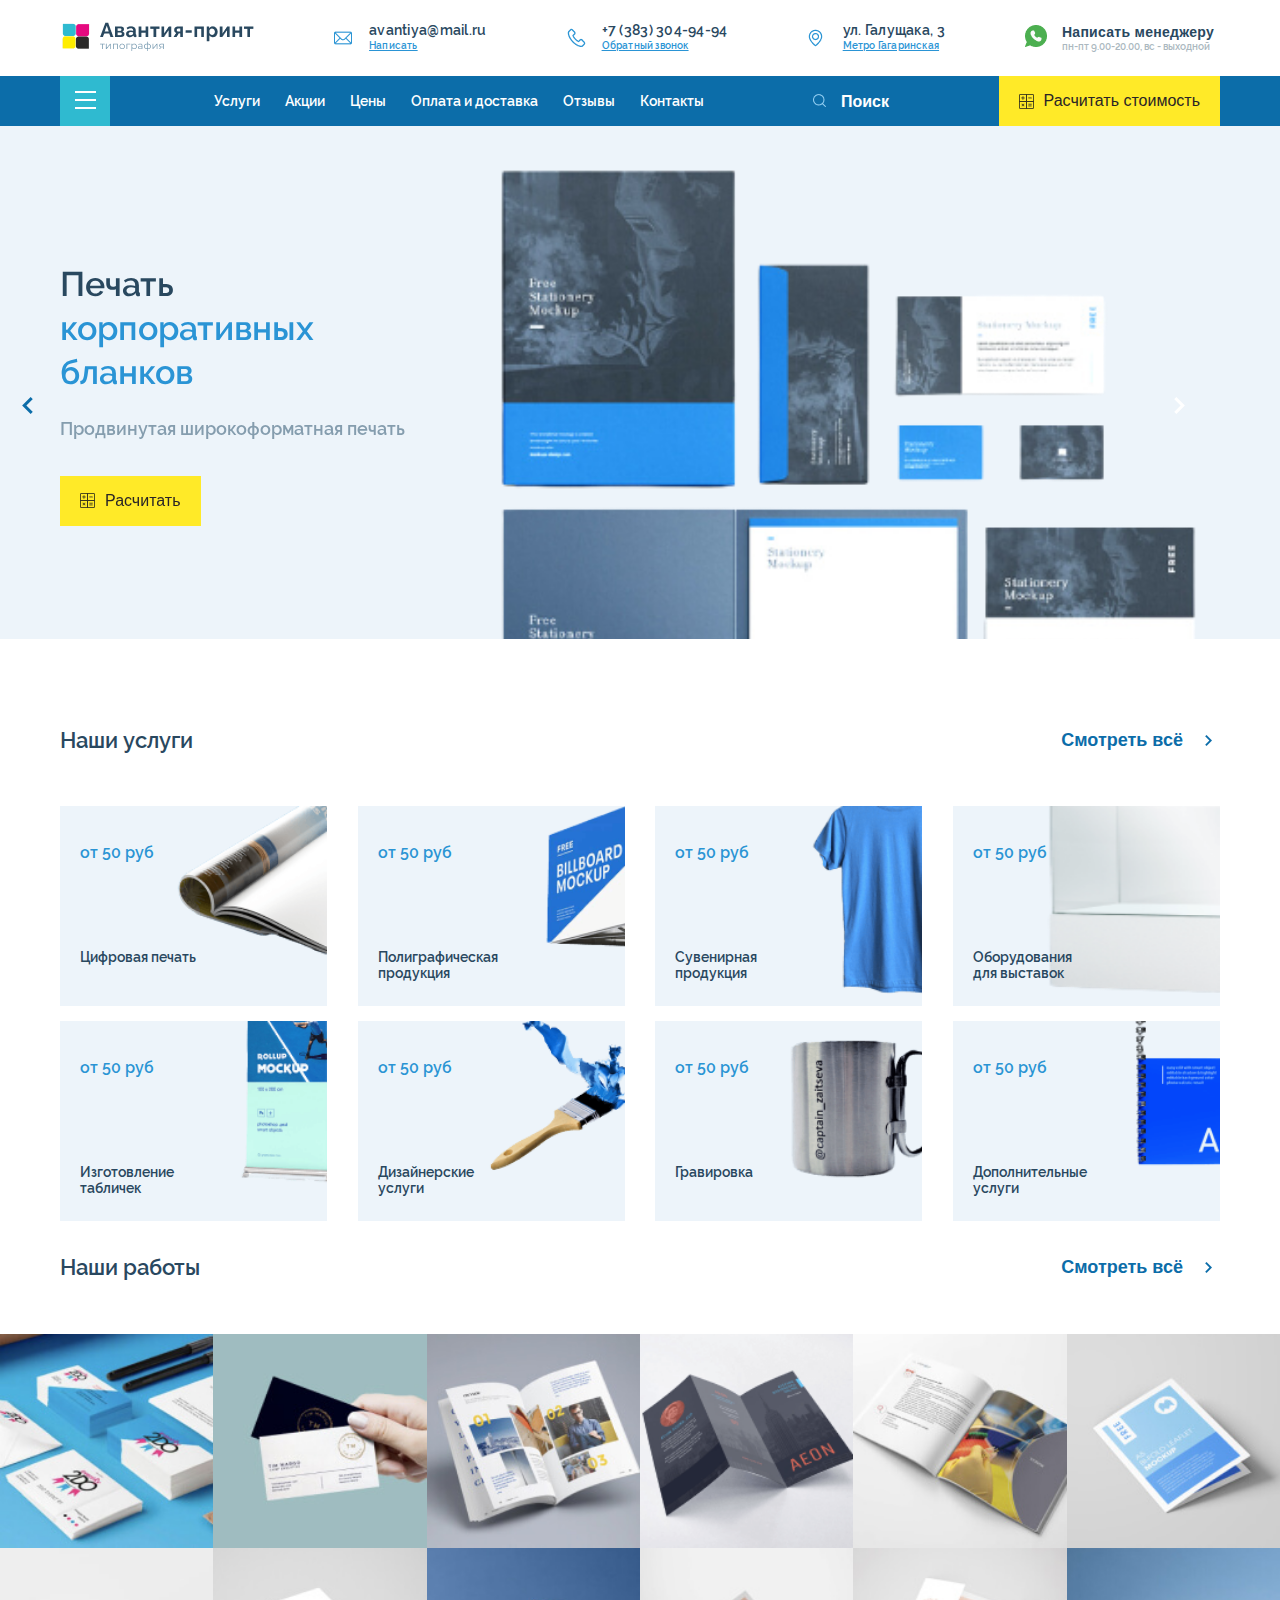
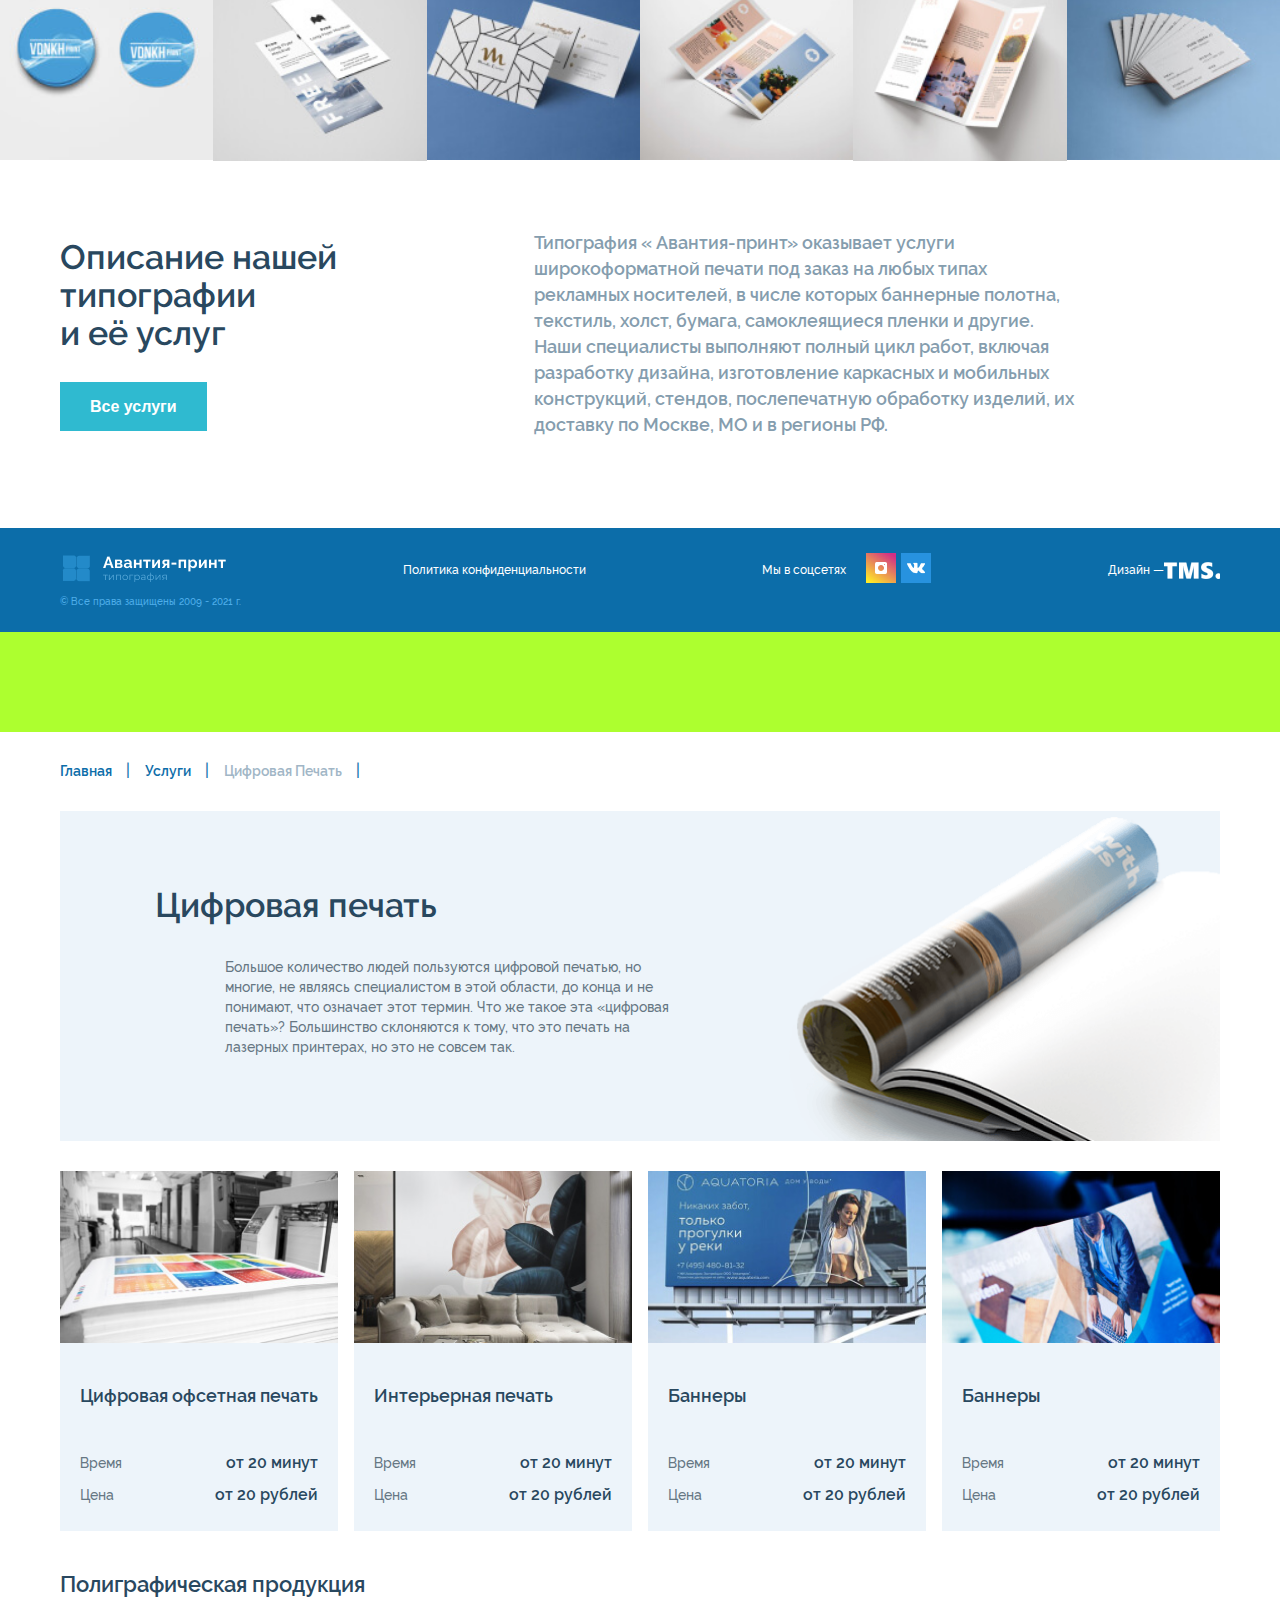
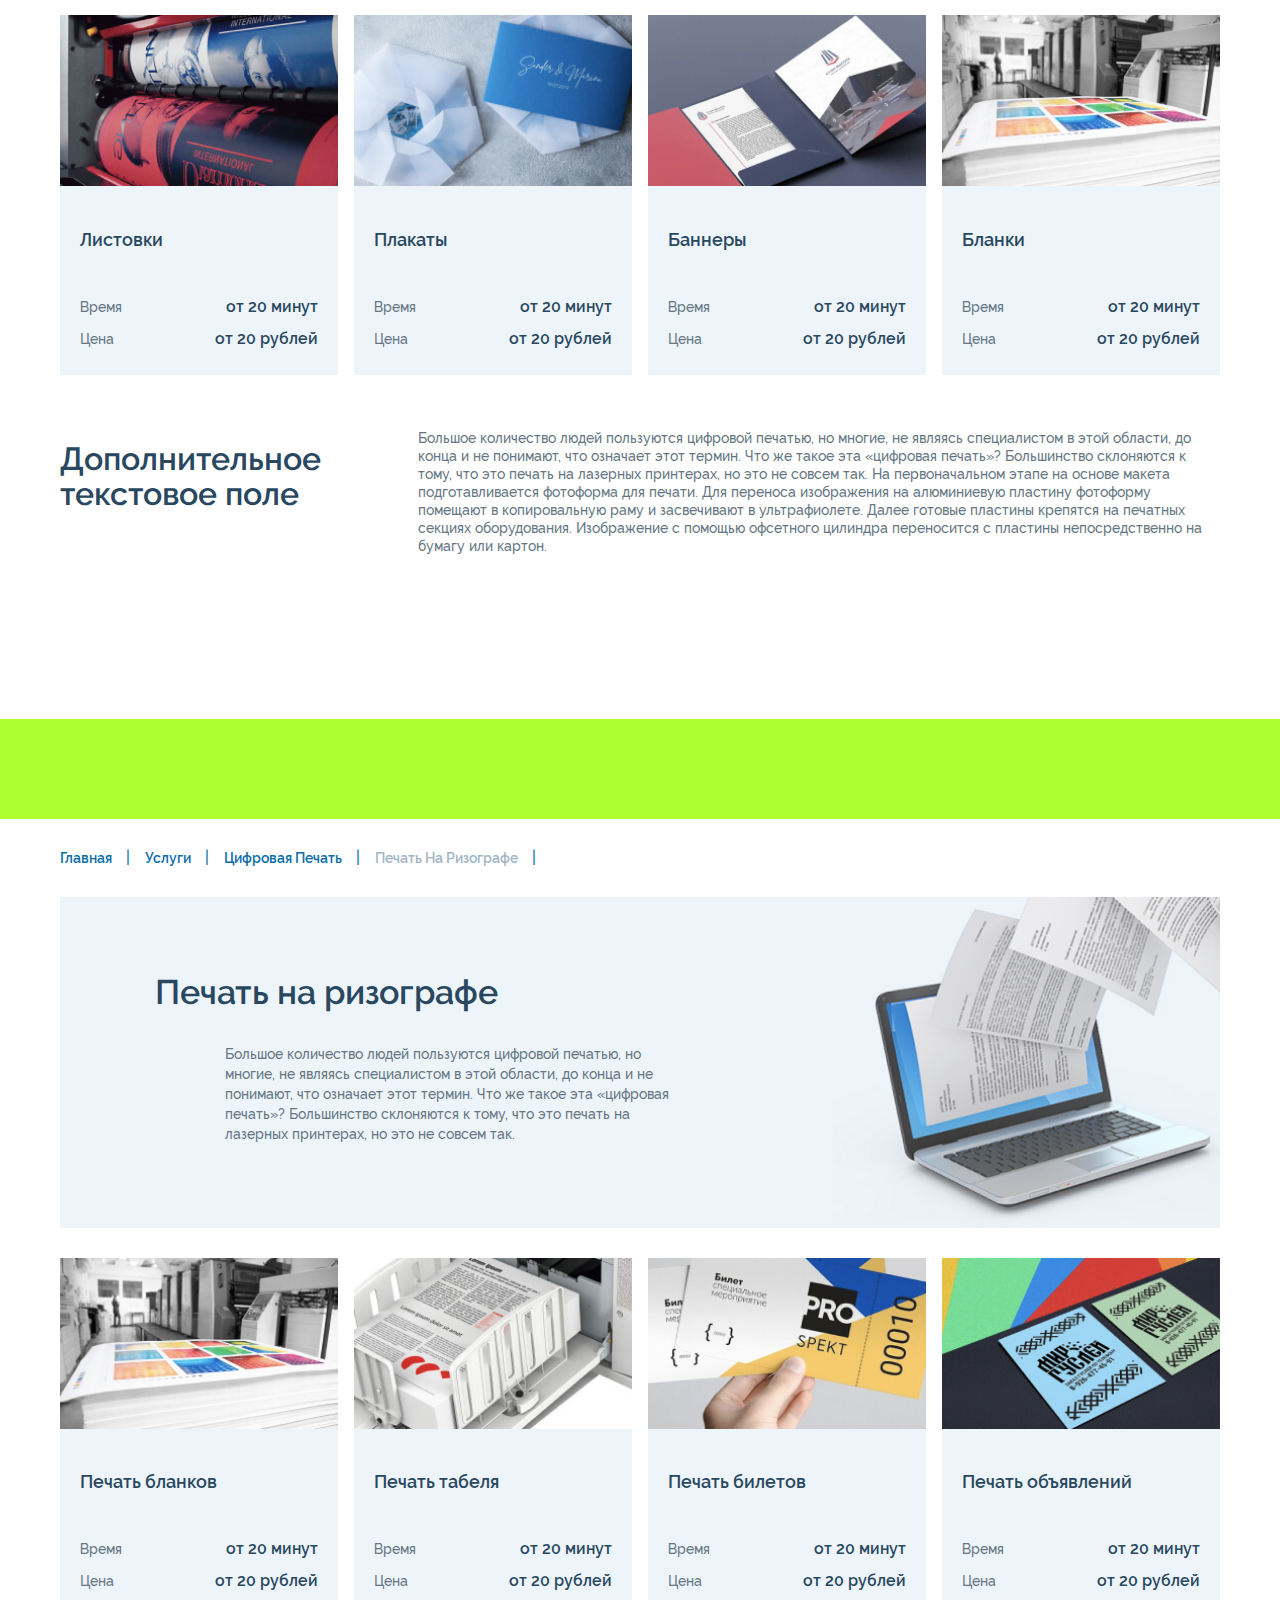
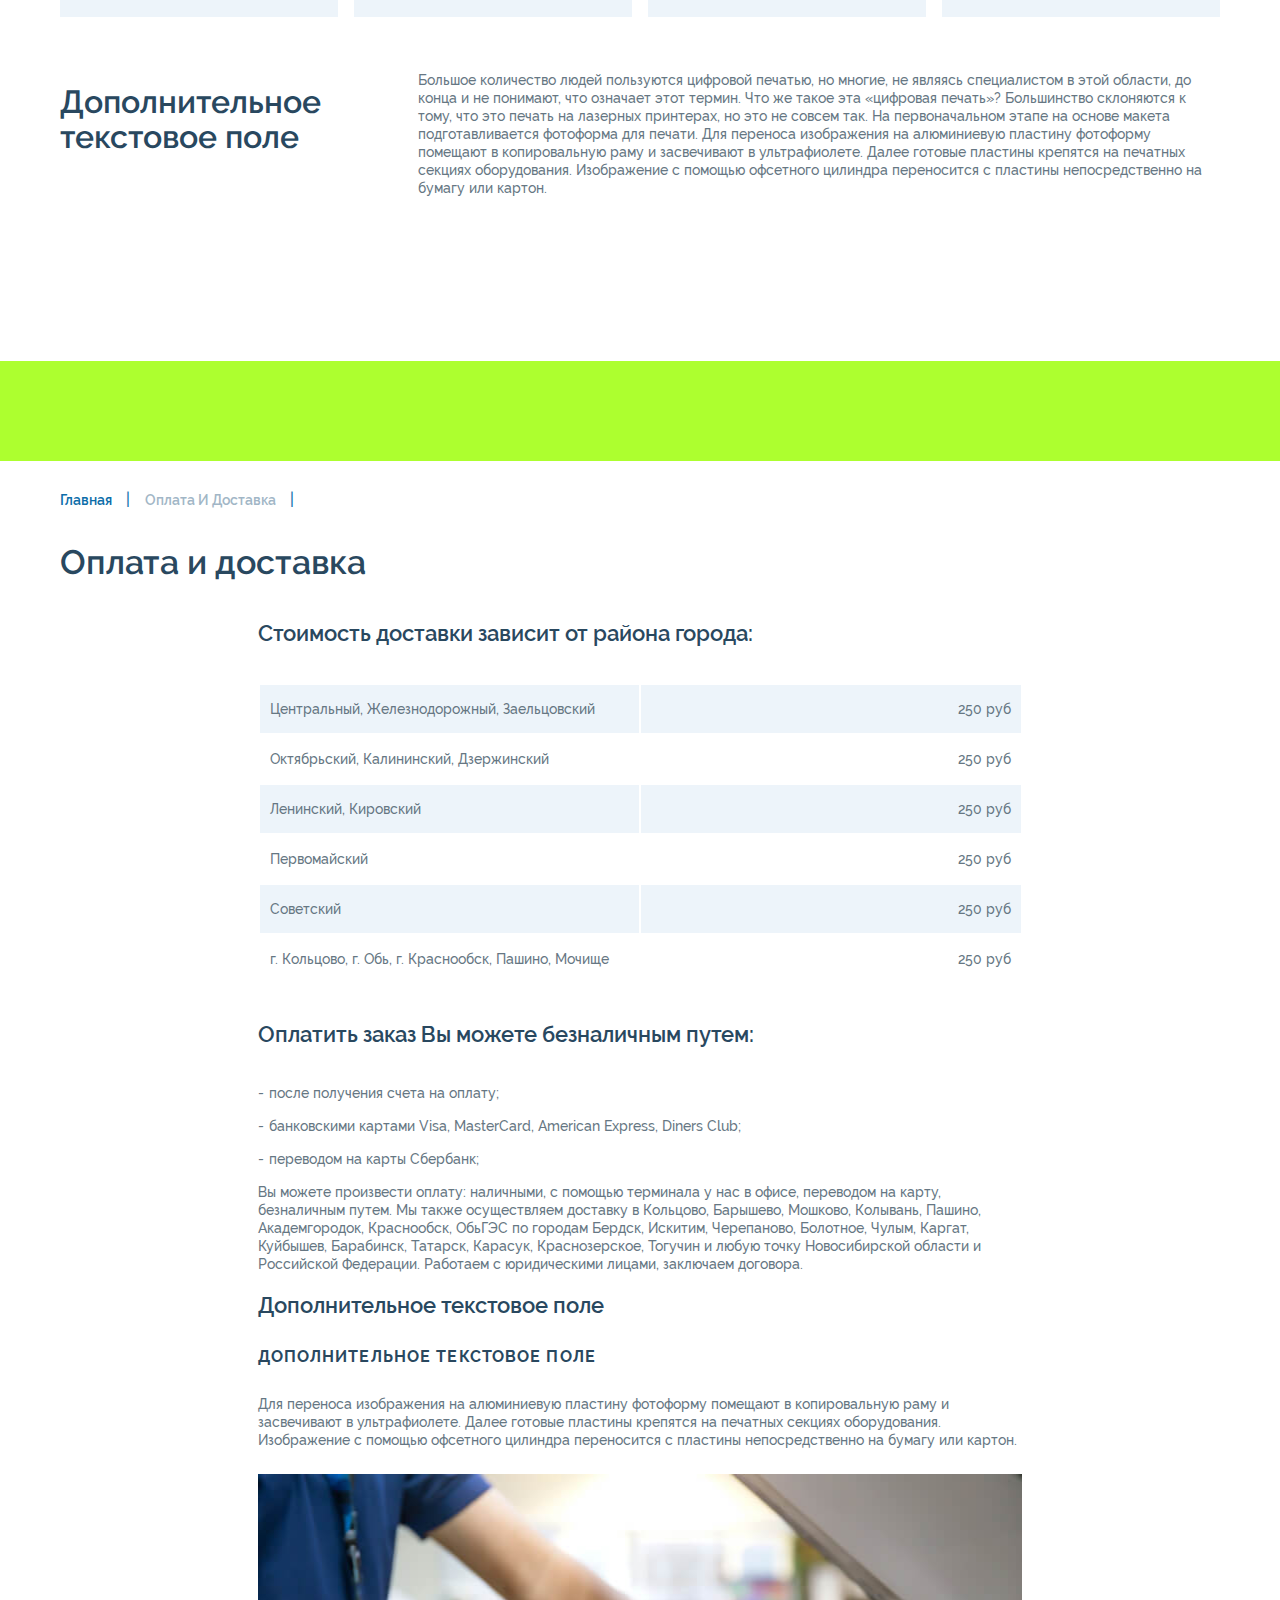
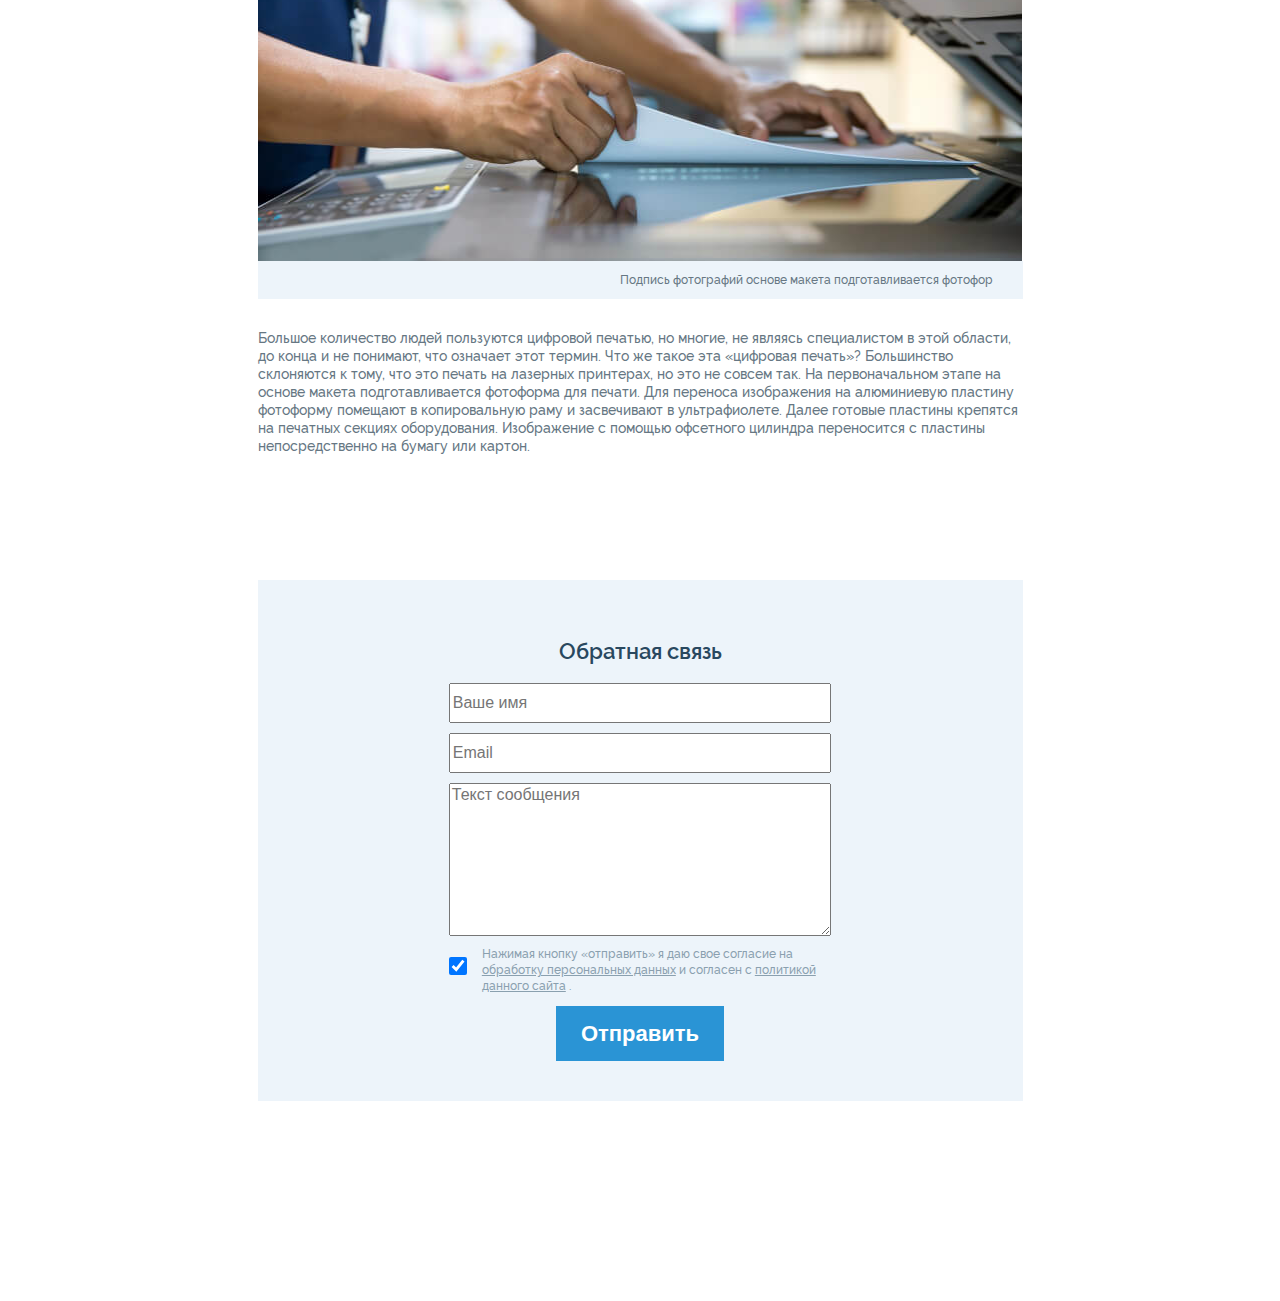
<file: index.html>
<!DOCTYPE html>
<html lang="ru">
	
<head>
    <meta charset="utf-8">
    <title>Авантия-принт типография</title>
    <meta name="description" content="Авантия-принт типография" >
    <meta content="width=device-width, initial-scale=1" name="viewport">
    <meta http-equiv="X-UA-Compatible" content="IE=Edge">
    <meta name="viewport" content="width=device-width, initial-scale=1, maximum-scale=1">
    <link rel="preload" href="fonts/Raleway-Medium.woff2" as="font" type="fonts/woff2" crossorigin>
    <link rel="preload" href="fonts/Raleway-ExtraLight.woff2" as="font" type="fonts/woff2" crossorigin>
    <link rel="preload" href="fonts/Raleway-Thin.woff2" as="font" type="fonts/woff2" crossorigin>
    <link rel="preload" href="fonts/Raleway-SemiBold.woff2" as="font" type="fonts/woff2" crossorigin>
    <link rel="preload" href="fonts/Raleway-Bold.woff2" as="font" type="fonts/woff2" crossorigin>

    <link rel="stylesheet" href="css/style.css">
    <link rel="stylesheet" href="css/owl.carousel.css">
    <link rel="stylesheet" href="css/owl.theme.default.css">
    <script src="js/jquery-3.5.1.min.js" defer></script>
    <script src="js/owl.carousel.js" defer></script>
    <script src="js/script.js" defer></script>
</head>
<body>
<header class="header container">
    <a href="#" class="logo"><img src="img/logo.png" alt="logo"></a>
    <div class="h-mail">
        <a href="mailto:avantiya@mail.ru" class="link-mail">avantiya@mail.ru</a>
        <a href="mailto:avantiya@mail.ru" class="txt-mail">Написать</a>
    </div>
    <div class="h-phone">
        <a href="tel:73833049494" class="link-phone">+7 (383) 304-94-94</a>
        <a href="tel:73833049494" class="txt-phone">Обратный звонок
        </a>
    </div>
    <div class="h-adrr">
        <a href="" class="link-adrr">ул. Галущака, 3</a>
        <a href="tel:73833049494" class="txt-adrr">Метро Гагаринская</a>
    </div>
    <div class="right-header">
        <a class="wats-app" href=""><img src="img/wa-i.png" alt="icon"></a>
        <div class="letter">
            <button class="btn-letter">Написать менеджеру</button>
            <p>пн-пт 9.00-20.00, вс - выходной</p>
        </div>
    </div>
    <div class="mob-header">
        <a class="wats-app" href=""><img src="img/wa-i.png" alt="icon"></a>
        <button class="btn-calc"></button>
        <div class="menu-button " onclick="myFunction(this)" title="Карта сайта">
            <div class="container-hamburg" onclick="myFunction(this)" title="Карта сайта">
                <div class="bar1"></div>
                <div class="bar2"></div>
                <div class="bar3"></div>
                </div>
                <script>
                function myFunction(x) {
                    x.classList.toggle("change");
                }
                </script>
        </div>
    </div>
</header>
<div class="nav-block">
    <div class="wrap-nav container">
        <div class="menu-button " onclick="myFunction(this)" title="Карта сайта">
            <div class="container-hamburg" onclick="myFunction(this)" title="Карта сайта">
                <div class="bar1"></div>
                <div class="bar2"></div>
                <div class="bar3"></div>
                </div>
                <script>
                function myFunction(x) {
                    x.classList.toggle("change");
                }
                </script>
        </div>
        <nav class="nav-menu">
            <ul class="ul-menu">
                <li><a href="">Услуги</a></li>
                <li><a href="">Акции</a></li>
                <li><a href="">Цены</a></li>
                <li><a href="">Оплата и доставка</a></li>
                <li><a href="">Отзывы</a></li>
                <li><a href="">Контакты</a></li>
            </ul>
        </nav>
        <div class="center-nav">
            <button class="scr-btn"><img src="img/lupa.png" alt="icon">Поиск</button>
            <input type="text" class="inp-scr" autofocus placeholder="введите строку поиска">
        </div>
        <div class="right-nav">
            <img src="img/cl.png" alt="icon" class="close-scr" title="Скрыть поиск">
            <button class="btn-calc">Расчитать стоимость</button>
        </div>
    </div>
</div>
<section class="block-menu">
    <h2 class="container">Карта сайта</h2>
    <div class="wrap-menu container">
        <div class="right-block-menu">
            <nav class="nav-block-menu">
                <ul class="ul-block-menu">
                    <li><a href="">Услуги</a></li>
                    <li><a href="">Акции</a></li>
                    <li><a href="">Цены</a></li>
                    <li><a href="">Оплата и доставка</a></li>
                    <li><a href="">Отзывы</a></li>
                    <li><a href="">Контакты</a></li>
                </ul>
            </nav>
            <div class="icon-menu">
                <div class="h-mail">
                    <a href="mailto:avantiya@mail.ru" class="link-mail"></a>
                </div>
                <div class="h-phone">
                    <a href="tel:73833049494" class="link-phone"></a>
                </div>
                <div class="h-adrr">
                    <a href="" class="link-adrr"></a>                    
                </div>
            </div>
            <div class="center-nav trigger-nav">
                <button class="scr-btn trigger-btn"><img src="img/lupa.png" alt="icon">Поиск</button>
                <input type="text" class="inp-scr" autofocus placeholder="введите строку поиска">
            </div>
        </div>
        <div class="left-block-menu">
            <article class="art-menu">
                <button class="art-btn">Цифровая печать</button>
                <ul class="ul-hidem">
                    <li><a href="">Подраздел</a></li>
                    <li><a href="">Подраздел</a></li>
                    <li><a href="">Подраздел</a></li>
                    <li><a href="">Подраздел</a></li>
                    <li><a href="">Подраздел</a></li>
                </ul>
            </article>
            <article class="art-menu">
                <button class="art-btn">Сувенирная продукция</button>
                <ul class="ul-hidem">
                    <li><a href="">Подраздел</a></li>
                    <li><a href="">Подраздел</a></li>
                    
                </ul>
            </article>
            <article class="art-menu">
                <button class="art-btn">Изготовление табличек</button>
                <ul class="ul-hidem">
                    <li><a href="">Подраздел</a></li>
                    <li><a href="">Подраздел</a></li>
                    <li><a href="">Подраздел</a></li>                               
                </ul>
            </article>
            <article class="art-menu">
                <button class="art-btn">Гравировка</button>
                <ul class="ul-hidem">
                    <li><a href="">Подраздел</a></li>
                    <li><a href="">Подраздел</a></li>
                    <li><a href="">Подраздел</a></li>               
                </ul>
            </article>
            <article class="art-menu">
                <button class="art-btn">Полиграфическая продукция</button>
                <ul class="ul-hidem">
                    <li><a href="">Подраздел</a></li>
                    <li><a href="">Подраздел</a></li>
                    <li><a href="">Подраздел</a></li>
                    <li><a href="">Подраздел</a></li>
                    <li><a href="">Подраздел</a></li>
                </ul>
            </article>
            <article class="art-menu">
                <button class="art-btn">Оборудование для выставок</button>
                <ul class="ul-hidem">
                    <li><a href="">Подраздел</a></li>
                    <li><a href="">Подраздел</a></li>
                    <li><a href="">Подраздел</a></li>
                    <li><a href="">Подраздел</a></li>
                    <li><a href="">Подраздел</a></li>
                </ul>
            </article>
            <article class="art-menu">
                <button class="art-btn">Дизайнерские услуги</button>
                <ul class="ul-hidem">
                    <li><a href="">Подраздел</a></li>
                    <li><a href="">Подраздел</a></li>
                    <li><a href="">Подраздел</a></li>
                    <li><a href="">Подраздел</a></li>
                </ul>
            </article>
            <article class="art-menu">
                <button class="art-btn">Дополнительные услуги</button>
                <ul class="ul-hidem">
                    <li><a href="">Подраздел</a></li>
                    <li><a href="">Подраздел</a></li>
                    <li><a href="">Подраздел</a></li>
                    <li><a href="">Подраздел</a></li>
                    <li><a href="">Подраздел</a></li>
                </ul>
            </article>
        </div>    
    </div>
</section>

<section class="hero">
    <div class="slider-hero owl-carousel owl-theme-default container">
        <div class="item-hero container">
            <div class="left-hero">
                <h1>Печать <span>корпоративных бланков</span> </h1>
                <p>Продвинутая широкоформатная печать</p>
                <button class="btn-calc">Расчитать</button>
            </div>
            <div class="right-hero">
                <img src="img/bg-hero.png" alt="img">
            </div>
        </div>
        <div class="item-hero container">
            <div class="left-hero">
                <h1>Печать <span>корпоративных бланков</span> </h1>
                <p>Продвинутая широкоформатная печать</p>
                <button class="btn-calc">Расчитать</button>
            </div>
            <div class="right-hero">
                <img src="img/bg-hero.png" alt="img">
            </div>
        </div>
        <div class="item-hero container">
            <div class="left-hero">
                <h1>Печать <span>корпоративных бланков</span> </h1>
                <p>Продвинутая широкоформатная печать</p>
                <button class="btn-calc">Расчитать</button>
            </div>
            <div class="right-hero">
                <img src="img/bg-hero.png" alt="img">
            </div>
        </div>
    </div>
    <div class="custom-slider-nav">
        <button class="custom-prev"><img src="img/arr-l.png" alt="icon"></button>
        <button class="custom-next"><img src="img/arr-r.png" alt="icon"></button>
    </div>
</section>

<section class="service container">
    <div class="title-serv">
        <h2>Наши услуги</h2>
        <button class="btn-next">Смотреть всё <img src="img/arr-b-r.png" alt="arrow"></button>
    </div>
    <div class="wrap-serv">
        <div class="item-serv"><img src="img/01.png" alt="img">
            <a class="fon-serv" href="">
                <p>от 50 руб</p>
                <h4>Цифровая печать</h4>
            </a>
        </div>
        <div class="item-serv"><img src="img/02.png" alt="img">
            <a class="fon-serv" href="">
                <p>от 50 руб</p>
                <h4>Полиграфическая продукция</h4>
            </a>
        </div>
        <div class="item-serv"><img src="img/03.png" alt="img">
            <a class="fon-serv" href="">
                <p>от 50 руб</p>
                <h4>Сувенирная продукция</h4>
            </a>
        </div>
        <div class="item-serv"><img src="img/04.png" alt="img">
            <a class="fon-serv" href="">
                <p>от 50 руб</p>
                <h4>Оборудования для выставок</h4>
            </a>
        </div>
        <div class="item-serv"><img src="img/05.png" alt="img">
            <a class="fon-serv" href="">
                <p>от 50 руб</p>
                <h4>Изготовление табличек</h4>
            </a>
        </div>
        <div class="item-serv"><img src="img/06.png" alt="img">
            <a class="fon-serv" href="">
                <p>от 50 руб</p>
                <h4>Дизайнерские услуги</h4>
            </a>
        </div>
        <div class="item-serv"><img src="img/07.png" alt="img">
            <a class="fon-serv" href="">
                <p>от 50 руб</p>
                <h4>Гравировка</h4>
            </a>
        </div>
        <div class="item-serv"><img src="img/08.png" alt="img">
            <a class="fon-serv" href="">
                <p>от 50 руб</p>
                <h4>Дополнительные услуги</h4>
            </a>
        </div>
    </div>
    <div class="slider-serv owl-carousel owl-theme-default">
        <div class="item-serv"><img src="img/01.png" alt="img">
            <a class="fon-serv" href="">
                <p>от 50 руб</p>
                <h4>Цифровая печать</h4>
            </a>
        </div>
        <div class="item-serv"><img src="img/02.png" alt="img">
            <a class="fon-serv" href="">
                <p>от 50 руб</p>
                <h4>Полиграфическая продукция</h4>
            </a>
        </div>
        <div class="item-serv"><img src="img/03.png" alt="img">
            <a class="fon-serv" href="">
                <p>от 50 руб</p>
                <h4>Сувенирная продукция</h4>
            </a>
        </div>
        <div class="item-serv"><img src="img/04.png" alt="img">
            <a class="fon-serv" href="">
                <p>от 50 руб</p>
                <h4>Оборудования для выставок</h4>
            </a>
        </div>
        <div class="item-serv"><img src="img/05.png" alt="img">
            <a class="fon-serv" href="">
                <p>от 50 руб</p>
                <h4>Изготовление табличек</h4>
            </a>
        </div>
        <div class="item-serv"><img src="img/06.png" alt="img">
            <a class="fon-serv" href="">
                <p>от 50 руб</p>
                <h4>Дизайнерские услуги</h4>
            </a>
        </div>
        <div class="item-serv"><img src="img/07.png" alt="img">
            <a class="fon-serv" href="">
                <p>от 50 руб</p>
                <h4>Гравировка</h4>
            </a>
        </div>
        <div class="item-serv"><img src="img/08.png" alt="img">
            <a class="fon-serv" href="">
                <p>от 50 руб</p>
                <h4>Дополнительные услуги</h4>
            </a>
        </div>
    </div>
</section>

<section class="work">
    <div class="title-serv container">
        <h2>Наши работы</h2>
        <button class="btn-next">Смотреть всё <img src="img/arr-b-r.png" alt="arrow"></button>
    </div>
    <div class="wrap-work">
        <div class="item-work"><img src="img/wr1.jpg" alt="img"></div>
        <div class="item-work"><img src="img/wr2.jpg" alt="img"></div>
        <div class="item-work"><img src="img/wr3.jpg" alt="img"></div>
        <div class="item-work"><img src="img/wr4.png" alt="img"></div>
        <div class="item-work"><img src="img/wr5.jpg" alt="img"></div>
        <div class="item-work"><img src="img/wr6.jpg" alt="img"></div>
        <div class="item-work"><img src="img/wr7.jpg" alt="img"></div>
        <div class="item-work"><img src="img/wr8.jpg" alt="img"></div>
        <div class="item-work"><img src="img/wr9.jpg" alt="img"></div>
        <div class="item-work"><img src="img/wr10.jpg" alt="img"></div>
        <div class="item-work"><img src="img/wr11.jpg" alt="img"></div>
        <div class="item-work"><img src="img/wr12.jpg" alt="img"></div>
    </div>
    <div class="slider-work owl-carousel owl-theme-default">
        <div class="item-work"><img src="img/wr1.jpg" alt="img"></div>
        <div class="item-work"><img src="img/wr2.jpg" alt="img"></div>
        <div class="item-work"><img src="img/wr3.jpg" alt="img"></div>
        <div class="item-work"><img src="img/wr4.png" alt="img"></div>
        <div class="item-work"><img src="img/wr5.jpg" alt="img"></div>
        <div class="item-work"><img src="img/wr6.jpg" alt="img"></div>
        <div class="item-work"><img src="img/wr7.jpg" alt="img"></div>
        <div class="item-work"><img src="img/wr8.jpg" alt="img"></div>
        <div class="item-work"><img src="img/wr9.jpg" alt="img"></div>
        <div class="item-work"><img src="img/wr10.jpg" alt="img"></div>
        <div class="item-work"><img src="img/wr11.jpg" alt="img"></div>
        <div class="item-work"><img src="img/wr12.jpg" alt="img"></div>
    </div>
</section>

<section class="desc container">
    <div class="left-desc">
        <h2>Описание нашей типографии <br> и её услуг</h2>
        <button class="btn-desc">Все услуги</button>
    </div>
    <div class="right-desc">
        <p>
            Типография « Авантия-принт» оказывает услуги широкоформатной печати под заказ на любых типах рекламных носителей, в числе которых баннерные полотна, текстиль, холст, бумага, самоклеящиеся пленки и другие. Наши специалисты выполняют полный цикл работ, включая разработку дизайна, изготовление каркасных и мобильных конструкций, стендов, послепечатную обработку изделий, их доставку по Москве, МО и в регионы РФ. 
        </p>
    </div>
</section>

<footer class="footer">
    <div class="wrap-footer container">
        <a href="#" class="link-footer"><img src="img/f-logo.png" alt="logo"></a>
        <a href="" class="confi">Политика конфиденциальности </a>
        <div class="soc">
            <span>Мы в соцсетях</span>
            <a href="" class="link-inst"><img src="img/inst.png" alt="icon"></a>
            <a href="" class="link-vk"><img src="img/vk.png" alt="icon"></a>
        </div>
        <div class="autor">
            <p>Дизайн —</p>
            <img src="img/tms.png" alt="icon">
        </div>
    </div>
    <div class="f-niz container">
        <span class="copir ">© Все права защищены 2009 - 2021 г.</span>
        <div class="autor-niz">
            <p>Дизайн —</p>
            <img src="img/tms.png" alt="icon">
        </div>  
    </div>
</footer>

<div class="ggg"></div>

<div class="bread container">
    <ol class="ol-bread">
        <li><a href="">Главная</a></li>
        <li><a href="">Услуги</a></li>
        <li><a href="">Цифровая печать</a></li>
    </ol>
</div>

<section class="hero-serv container">
    <div class="h-hs">
        <h1>Цифровая печать</h1>
        <p>
            Большое количество людей пользуются цифровой печатью, но многие, не являясь специалистом в этой области, до конца и не понимают, что означает этот термин. Что же такое эта «цифровая печать»? Большинство склоняются к тому, что это печать на лазерных принтерах, но это не совсем так.
        </p>
    </div>
    <div class="box-item-hs">
        <a class="item-hs">
            <img src="img/sv1.jpg" alt="img">
            <div class="low-block">
                <h3>Цифровая офсетная печать</h3>
                <div class="lbt">
                    <div class="lt">Время</div>
                    <div class="l-price">
                        <span>от 20 минут</span>
                    </div>
                </div>
                <div class="lbt">
                    <div class="lt">Цена</div>
                    <div class="l-price">
                        <span>от 20 рублей</span>
                    </div>
                </div>
            </div>
        </a>
        <a class="item-hs">
            <img src="img/sv2.jpg" alt="img">
            <div class="low-block">
                <h3>Интерьерная печать</h3>
                <div class="lbt">
                    <div class="lt">Время</div>
                    <div class="l-price">
                        <span>от 20 минут</span>
                    </div>
                </div>
                <div class="lbt">
                    <div class="lt">Цена</div>
                    <div class="l-price">
                        <span>от 20 рублей</span>
                    </div>
                </div>
            </div>
        </a>
        <a class="item-hs">
            <img src="img/sv3.jpg" alt="img">
            <div class="low-block">
                <h3>Баннеры</h3>
                <div class="lbt">
                    <div class="lt">Время</div>
                    <div class="l-price">
                        <span>от 20 минут</span>
                    </div>
                </div>
                <div class="lbt">
                    <div class="lt">Цена</div>
                    <div class="l-price">
                        <span>от 20 рублей</span>
                    </div>
                </div>
            </div>
        </a>
        <a class="item-hs">
            <img src="img/sv4.jpg" alt="img">
            <div class="low-block">
                <h3>Баннеры</h3>
                <div class="lbt">
                    <div class="lt">Время</div>
                    <div class="l-price">
                        <span>от 20 минут</span>
                    </div>
                </div>
                <div class="lbt">
                    <div class="lt">Цена</div>
                    <div class="l-price">
                        <span>от 20 рублей</span>
                    </div>
                </div>
            </div>
        </a>        
    </div>
    <article class="prodact">
        <h2>Полиграфическая продукция</h2>
        <div class="box-item-hs">
            <a class="item-hs">
                <img src="img/sv5.jpg" alt="img">
                <div class="low-block">
                    <h3>Листовки</h3>
                    <div class="lbt">
                        <div class="lt">Время</div>
                        <div class="l-price">
                            <span>от 20 минут</span>
                        </div>
                    </div>
                    <div class="lbt">
                        <div class="lt">Цена</div>
                        <div class="l-price">
                            <span>от 20 рублей</span>
                        </div>
                    </div>
                </div>
            </a>
            <a class="item-hs">
                <img src="img/sv6.jpg" alt="img">
                <div class="low-block">
                    <h3>Плакаты</h3>
                    <div class="lbt">
                        <div class="lt">Время</div>
                        <div class="l-price">
                            <span>от 20 минут</span>
                        </div>
                    </div>
                    <div class="lbt">
                        <div class="lt">Цена</div>
                        <div class="l-price">
                            <span>от 20 рублей</span>
                        </div>
                    </div>
                </div>
            </a>
            <a class="item-hs">
                <img src="img/sv7.jpg" alt="img">
                <div class="low-block">
                    <h3>Баннеры</h3>
                    <div class="lbt">
                        <div class="lt">Время</div>
                        <div class="l-price">
                            <span>от 20 минут</span>
                        </div>
                    </div>
                    <div class="lbt">
                        <div class="lt">Цена</div>
                        <div class="l-price">
                            <span>от 20 рублей</span>
                        </div>
                    </div>
                </div>
            </a>
            <a class="item-hs">
                <img src="img/sv1.jpg" alt="img">
                <div class="low-block">
                    <h3>Бланки</h3>
                    <div class="lbt">
                        <div class="lt">Время</div>
                        <div class="l-price">
                            <span>от 20 минут</span>
                        </div>
                    </div>
                    <div class="lbt">
                        <div class="lt">Цена</div>
                        <div class="l-price">
                            <span>от 20 рублей</span>
                        </div>
                    </div>
                </div>
            </a>        
        </div>
    </article>

    <article class="txt-hs">
        <div class="left-txt-hs">
            <h2>Дополнительное текстовое поле</h2>
        </div>
        <div class="right-txt-hs">
            <p>
                Большое количество людей пользуются цифровой печатью, но многие, не являясь специалистом в этой области, до конца и не понимают, что означает этот термин. Что же такое эта «цифровая печать»? Большинство склоняются к тому, что это печать на лазерных принтерах, но это не совсем так. На первоначальном этапе на основе макета подготавливается фотоформа для печати. Для переноса изображения на алюминиевую пластину фотоформу помещают в копировальную раму и засвечивают в ультрафиолете. Далее готовые пластины крепятся на печатных секциях оборудования. Изображение с помощью офсетного цилиндра переносится с пластины непосредственно на бумагу или картон.
            </p>
        </div>
    </article>

</section>

<div class="ggg"></div>

<div class="bread container">
    <ol class="ol-bread">
        <li><a href="">Главная</a></li>
        <li><a href="">Услуги</a></li>
        <li><a href="">Цифровая печать</a></li>
        <li><a href="">Печать на ризографе</a></li>
    </ol>
</div>

<section class="item-page container">
        <div class="h-hs rizograf">
                <h1>Печать на ризографе</h1>
                <p>
                    Большое количество людей пользуются цифровой печатью, но многие, не являясь специалистом в этой области, до конца и не понимают, что означает этот термин. Что же такое эта «цифровая печать»? Большинство склоняются к тому, что это печать на лазерных принтерах, но это не совсем так.
                </p>           
        </div>
 
        <div class="box-item-hs">
            <a class="item-hs">
                <img src="img/svp1.jpg" alt="img">
                <div class="low-block">
                    <h3>Печать бланков</h3>
                    <div class="lbt">
                        <div class="lt">Время</div>
                        <div class="l-price">
                            <span>от 20 минут</span>
                        </div>
                    </div>
                    <div class="lbt">
                        <div class="lt">Цена</div>
                        <div class="l-price">
                            <span>от 20 рублей</span>
                        </div>
                    </div>
                </div>
            </a>
            <a class="item-hs">
                <img src="img/svp2.jpg" alt="img">
                <div class="low-block">
                    <h3>Печать табеля</h3>
                    <div class="lbt">
                        <div class="lt">Время</div>
                        <div class="l-price">
                            <span>от 20 минут</span>
                        </div>
                    </div>
                    <div class="lbt">
                        <div class="lt">Цена</div>
                        <div class="l-price">
                            <span>от 20 рублей</span>
                        </div>
                    </div>
                </div>
            </a>
            <a class="item-hs">
                <img src="img/svp3.jpg" alt="img">
                <div class="low-block">
                    <h3>Печать билетов</h3>
                    <div class="lbt">
                        <div class="lt">Время</div>
                        <div class="l-price">
                            <span>от 20 минут</span>
                        </div>
                    </div>
                    <div class="lbt">
                        <div class="lt">Цена</div>
                        <div class="l-price">
                            <span>от 20 рублей</span>
                        </div>
                    </div>
                </div>
            </a>
            <a class="item-hs">
                <img src="img/svp4.jpg" alt="img">
                <div class="low-block">
                    <h3>Печать объявлений</h3>
                    <div class="lbt">
                        <div class="lt">Время</div>
                        <div class="l-price">
                            <span>от 20 минут</span>
                        </div>
                    </div>
                    <div class="lbt">
                        <div class="lt">Цена</div>
                        <div class="l-price">
                            <span>от 20 рублей</span>
                        </div>
                    </div>
                </div>
            </a>        
        </div>
    <article class="txt-hs">
        <div class="left-txt-hs">
            <h2>Дополнительное текстовое поле</h2>
        </div>
        <div class="right-txt-hs">
            <p>
                Большое количество людей пользуются цифровой печатью, но многие, не являясь специалистом в этой области, до конца и не понимают, что означает этот термин. Что же такое эта «цифровая печать»? Большинство склоняются к тому, что это печать на лазерных принтерах, но это не совсем так. На первоначальном этапе на основе макета подготавливается фотоформа для печати. Для переноса изображения на алюминиевую пластину фотоформу помещают в копировальную раму и засвечивают в ультрафиолете. Далее готовые пластины крепятся на печатных секциях оборудования. Изображение с помощью офсетного цилиндра переносится с пластины непосредственно на бумагу или картон.
            </p>
        </div>
    </article>    
</section>

<div class="ggg"></div>

<div class="bread container">
    <ol class="ol-bread">
        <li><a href="">Главная</a></li>
        <li><a href="">Оплата и доставка</a></li>
    </ol>
</div>
<section class="payment container">
    <h1>Оплата и доставка</h1>
    <article class="wrap-pay">
        <h3>Стоимость доставки зависит от района города:</h3>
        <table class="table">
            <tr>
                <td>Центральный, Железнодорожный, Заельцовский</td>
                <td>250 руб</td>
            </tr>
            <tr>
                <td>Октябрьский, Калининский, Дзержинский</td>
                <td>250 руб</td>
            </tr>
            <tr>
                <td>Ленинский, Кировский</td>
                <td>250 руб</td>
            </tr>
            <tr>
                <td>Первомайский</td>
                <td>250 руб</td>
            </tr>
            <tr>
                <td>Советский</td>
                <td>250 руб     </tr>
            <tr>
                <td>г. Кольцово, г. Обь, г. Краснообск, Пашино, Мочище</td>
                <td>250 руб</td>
            </tr>
        </table>
        <h3>Оплатить заказ Вы можете безналичным путем:</h3>
        <ul class="ul-pay">
            <li>после получения счета на оплату;</li>
            <li>банковскими картами Visa, MasterCard, American Express, Diners Club;</li>
            <li>переводом на карты Сбербанк;</li>
        </ul>
        <p>Вы можете произвести оплату: наличными, с помощью терминала у нас в офисе, переводом на карту, безналичным путем.

            Мы также осуществляем доставку в Кольцово, Барышево, Мошково, Колывань, Пашино, Академгородок, Краснообск, ОбьГЭС по городам Бердск, Искитим, Черепаново, Болотное, Чулым, Каргат, Куйбышев, Барабинск, Татарск, Карасук, Краснозерское, Тогучин и любую точку Новосибирской области и Российской Федерации.
            
            Работаем с юридическими лицами, заключаем договора.
        </p>
        <h2>Дополнительное текстовое поле</h2>
        <h4>Дополнительное текстовое поле</h4>
        <p>
            Для переноса изображения на алюминиевую пластину фотоформу помещают в копировальную раму и засвечивают в ультрафиолете. Далее готовые пластины крепятся на печатных секциях оборудования. Изображение с помощью офсетного цилиндра переносится с пластины непосредственно на бумагу или картон.
        </p>
        <div class="foto-pay">
            <img src="img/dost-i.jpg" alt="foto">
            <span>Подпись фотографий основе макета подготавливается фотофор</span>
        </div>
        <p>
            Большое количество людей пользуются цифровой печатью, но многие, не являясь специалистом в этой области, до конца и не понимают, что означает этот термин. Что же такое эта «цифровая печать»? Большинство склоняются к тому, что это печать на лазерных принтерах, но это не совсем так. На первоначальном этапе на основе макета подготавливается фотоформа для печати. Для переноса изображения на алюминиевую пластину фотоформу помещают в копировальную раму и засвечивают в ультрафиолете. Далее готовые пластины крепятся на печатных секциях оборудования. Изображение с помощью офсетного цилиндра переносится с пластины непосредственно на бумагу или картон.
        </p>
        <div class="box-form">
            <h2>Обратная связь</h2>
            <form action="" class="form-pay">
                <input type="text" placeholder="Ваше имя">
                <input type="text" placeholder="Email">
                <textarea cols="45" rows="8" placeholder="Текст сообщения"></textarea>
                <div class="sogl">
                    <input type="checkbox" checked>
                    <p>Нажимая кнопку «‎отправить» я даю свое согласие на <a href="">обработку персональных данных</a>  и согласен с <a href="">политикой данного сайта</a> .</p>
                </div>
                <button class="btn-form">Отправить</button>
            </form>
        </div>
    </article>
</section>
    
</body>   
</html>
</file>
<file: css/style.css>
.ggg {
    height: 100px;
    background-color:greenyellow;
}
/*Normalize v.7.0.0*/html{line-height:1.15;-ms-text-size-adjust:100%;-webkit-text-size-adjust:100%}body{margin:0}article,aside,footer,header,nav,section{display:block}h1{font-size:2em;margin:0.67em 0}figcaption,figure,main{display:block}figure{margin:1em 40px}hr{box-sizing:content-box;height:0;overflow:visible}pre{font-family:monospace,monospace;font-size:1em}a{background-color:transparent;-webkit-text-decoration-skip:objects}abbr[title]{border-bottom:none;text-decoration-line:underline;text-decoration:underline dotted}b,strong{font-weight:inherit}b,strong{font-weight:bolder}code,kbd,samp{font-family:monospace,monospace;font-size:1em}dfn{font-style:italic}mark{background-color:#ff0;color:#000}small{font-size:80%}sub,sup{font-size:75%;line-height:0;position:relative;vertical-align:baseline}sub{bottom:-0.25em}sup{top:-0.5em}audio,video{display:inline-block}audio:not([controls]){display:none;height:0}img{border-style:none}svg:not(:root){overflow:hidden}button,input,optgroup,select,textarea{font-family:sans-serif;font-size:100%;line-height:1.15;margin:0}button,input{overflow:visible}button,select{text-transform:none}button, html [type="button"],[type="reset"],[type="submit"]{-webkit-appearance:button}button::-moz-focus-inner,[type="button"]::-moz-focus-inner,[type="reset"]::-moz-focus-inner,[type="submit"]::-moz-focus-inner{border-style:none;padding:0}button:-moz-focusring,[type="button"]:-moz-focusring,[type="reset"]:-moz-focusring,[type="submit"]:-moz-focusring{outline:1px dotted ButtonText}fieldset{padding:0.35em 0.75em 0.625em}legend{box-sizing:border-box;color:inherit;display:table;max-width:100%;padding:0;white-space:normal}progress{display:inline-block;vertical-align:baseline}textarea{overflow:auto}[type="checkbox"],[type="radio"]{box-sizing:border-box;padding:0}[type="number"]::-webkit-inner-spin-button,[type="number"]::-webkit-outer-spin-button{height:auto}[type="search"]{-webkit-appearance:textfield;outline-offset:-2px}[type="search"]::-webkit-search-cancel-button,[type="search"]::-webkit-search-decoration{-webkit-appearance:none}::-webkit-file-upload-button{-webkit-appearance:button;font:inherit}details,menu{display:block}summary{display:list-item}canvas{display:inline-block}template{display:none}[hidden]{display:none}
@font-face {
    font-family: 'Raleway';    
    src: local('Raleway Medium'), local('Raleway-Medium'),        
        url('../fonts/Raleway-Medium.woff2') format('woff2');      
    font-weight: 500;
    font-style: normal;
    font-display: swap;
}
@font-face {
    font-family: 'Raleway';    
    src: local('Raleway ExtraLight'), local('Raleway-ExtraLight'),        
        url('../fonts/Raleway-ExtraLight.woff2') format('woff2');    
    font-weight: 200;
    font-style: normal;
    font-display: swap;
}
@font-face {
    font-family: 'Raleway';    
    src: local('Raleway Thin'), local('Raleway-Thin'),        
        url('../fonts/Raleway-Thin.woff2') format('woff2');      
    font-weight: 100;
    font-style: normal;
    font-display: swap;
}
@font-face {
    font-family: 'Raleway';   
    src: local('Raleway SemiBold'), local('Raleway-SemiBold'),        
        url('../fonts/Raleway-SemiBold.woff2') format('woff2');      
    font-weight: 600;
    font-style: normal;
    font-display: swap;
}
@font-face {
    font-family: 'Raleway';    
    src: local('Raleway Bold'), local('Raleway-Bold'),        
        url('../fonts/Raleway-Bold.woff2') format('woff2');       
    font-weight: bold;
    font-style: normal;
    font-display: swap;
}
:root {
    --tit: #29485F;
    --fon: #EDF4FA;
    --bl:  #2A94D5;
}

* {
    -webkit-box-sizing: border-box;
    box-sizing: border-box;
}
body {
    max-width: 100vw;
    margin: 0;
    font-family: 'Raleway';
    font-size: 16px;
    overflow-x: hidden;
}

ul, ol {
    list-style: none;
    padding: 0;
    margin: 0; 
}
img {
    max-width: 100%;
    max-height: 100%;
}
a {
    text-decoration: none;
    cursor: pointer;
}
button {
    outline: none;
    border: none;
    cursor: pointer;
}
a:hover,
button:hover {
    transition-duration: .5ms ;
    transform: color 0.3s;
}
h1 {
    font-weight: 600;
    font-size: 34px;
    line-height: 44px;
    color:var(--tit);
}
h1 span {
    color: #2A94D5;
}
h2 {
    font-weight: 600;
    font-size: 22px;
    line-height: 26px;
    color:var(--tit);
}
textarea {
    max-width: 100%;
}
.container {
    width: 1160px;
    margin: 0 auto;
}
.header,
.right-header,
.right-nav,
.wrap-nav,
.left-block-menu,
.ul-menu,
.wrap-menu,
.item-hero,
.title-serv,
.wrap-serv,
.wrap-work,
.desc,
.wrap-footer,
.soc,
.autor,
.f-niz,
.box-item-hs,
.lbt,
.txt-hs,
.sogl,
.icon-menu {
    display: flex;
    justify-content: space-between;
    align-items: center;
}
.header {
    padding: 20px 0;
}
.h-mail,
.h-phone,
.h-adrr {
    display: flex;
    flex-direction: column;
    align-items:flex-start;
    padding-left: 35px;
}
.link-mail,
.link-phone,
.link-adrr {
    color:var(--tit);
    font-weight: 600;
    font-size: 14px;
    line-height: 16px;
    letter-spacing: 0.02em;
}
.txt-mail,
.txt-phone,
.txt-adrr {
    font-weight: 600;
    font-size: 10px;
    line-height: 16px;
    letter-spacing: 0.02em;
    text-decoration-line: underline;
    color: var(--bl);
}
.h-mail {
    background:url(../img/mail-i.png) no-repeat;
    background-position: left center;   
}
.h-phone {
    background:url(../img/phon-i.png) no-repeat;
    background-position: left center;   
}
.h-adrr {
    background:url(../img/map-i.png) no-repeat;
    background-position: left center;   
}
.letter {
    display: flex;
    flex-direction: column;
    align-items:flex-start;
    margin-left: 15px;
}
.btn-letter {
    padding-left: 0;
    background-color:transparent;
    color:var(--tit);
    font-weight: 600;
    font-size: 14px;
    line-height: 16px;
    letter-spacing: 0.02em;
}
.letter p {
    margin: 0;
    font-weight: 600;
    font-size: 10px;
    line-height: 12px;
    color: #ABB8C0;
}
.nav-block,
.footer {
    background-color:#0C6DA9;
}
.nav-menu {
    display: flex;
}
.center-nav {
    width: none;
}
.art-btn {
    font-size: 1.17em !important;
    margin-block-start: 1em;
    margin-block-end: 1em;
    font-weight: bold !important;
}
.inp-scr {
    display: none;
    width: 80%;
    outline: none;
    border:none;
    font-weight: 600;
    font-size: 16px;
    line-height: 19px;
    color: #61A9D5;
    background-color:#0C6DA9;
}
.inp-scr::placeholder {
    font-weight: 600;
    font-size: 16px;
    line-height: 19px;
    color: #61A9D5;
}
.close-scr,
.right-block-menu {
    display: none;
}
.menu-button {
    width: 50px;
    height: 50px;
    padding-top: 12px;
    background-color:#2FBAD0;
}
.menu-button:hover {
    cursor: pointer;
}
.container-hamburg {
    display: flex;
    flex-direction: column;
    align-items:center;
    cursor: pointer;
  }  
  .bar1, .bar2, .bar3 {
    width: 21px;
    height: 2px;
    background-color: #fff;
    margin: 3px 0;
    transition: 0.4s;
  }  
  .change .bar1 {
    -webkit-transform: rotate(-45deg) translate(-9px, 6px);
    transform: rotate(-45deg) translate(-9px, 6px);
    margin-left: 5px;
  }  
  .change .bar2 {opacity: 0;}  
  .change .bar3 {
    -webkit-transform: rotate(45deg) translate(-8px, -8px);
    transform: rotate(45deg) translate(-8px, -8px);
    margin-top: 8px;
}
.ul-menu li:not(:last-child) {
    margin-right: 25px;

}
.ul-menu li a {
    font-weight: 600;
    font-size: 14px;
    line-height: 16px;
    color: #FFFFFF;
}
.ul-menu li a:hover,
.scr-btn:hover {
    color:#92CEF2;
}
.scr-btn {
    font-weight: 600;
    font-size: 16px;
    line-height: 19px;
    color: #FFFFFF;
    background-color:transparent;
}
.block-menu {
    display: none;
    position: absolute;
    width: 100%;
    padding: 30px 0;
    color:#fff;
    background-color: #004067;
    z-index: 100;
}
.block-menu h2 {
    margin-bottom: 30px;
    font-weight: 600;
    font-size: 32px;
    line-height: 38px;
    color:#fff;
}
.art-menu {
    width: 23%;
}
.wrap-menu,
.left-block-menu {
    flex-wrap: wrap;
    align-items:flex-start;
}
.wrap-menu > article {
    width: 23%;
    display: flex;
    flex-direction: column;
    align-items:center;
    margin-bottom: 30px;
}
.wrap-menu > article h3 {
    width: 60%;
    margin: 0 auto;
}
.wrap-menu button {
    height: 50px;
    margin-bottom: 15px;
    font-weight: 600;
    font-size: 18px;
    line-height: 21px;
    padding: 0;
    color:#ffffff;
    background-color:transparent;
}
.ul-block-menu li {
    margin-bottom: 15px;
}
.ul-block-menu li a {
    font-weight: 600;
    font-size: 22px;
    line-height: 34px;
    color:#fff;
}
.ul-block-menu li a:hover {
    color:#FFEA28;
}
.ul-hidem li {
    margin-bottom: 5px;
}
.ul-hidem li a {
    color: #C4DFF5;
}
.scr-btn img,
.btn-calc img {
    margin-right: 15px;
}
.btn-calc {
    height: 50px;
    padding: 0 20px 0 45px;
    color:#292526;
    background: url(../img/calc-i.png) no-repeat;
    background-position:20px center;
    background-color:#FFEA28;
}
.wrap-menu button:hover,
.ul-hidem li a:hover  {
    color:#FFEA28;
    transform: color 0.3s;
}
.close-scr {
    margin-right: 10px;
    cursor: pointer;
}
.btn-calc:hover {
    color:#fff;
    transform: color 0.3s;
}
.slide-hero {
    width: 100%;    
}
h1 {
    width: 35%;
}
.hero {
    position: relative;
}
.hero {
    background-color:var(--fon);
}
.item-hero p {
    margin-bottom: 35px;
    font-weight: 600;
    font-size: 18px;
    line-height: 24px;
    color: #859DAE;
}
.right-hero {
    width: 80%;
    margin-bottom: -2%;
}
.right-hero img {
    min-width: 95%;
}
.slider-hero .owl-nav {
    position: absolute;
    top: 50%;
}
.custom-slider-nav {
    position: absolute;
    top: 52%;
}
.slider-hero .owl-nav .owl-prev {
    position: absolute;
    width: 50px;
    height: 50px;
    left: 7vw; 
    background-color:transparent;
    z-index: 10;  
}
.custom-prev {
    position: absolute;
    width: 30px;
    height: 30px;
    left: 8vw;
    background-color:transparent;
}
.slider-hero .owl-nav .owl-next {
    position: absolute;
    width: 50px;
    height: 50px;
    left: 90vw;
    background-color:transparent;
    z-index: 10;
}
.custom-next {
    position: absolute;
    width: 30px;
    height: 30px;
    left: 91vw;
    background-color:transparent;
}
.owl-carousel .owl-nav span {
    display: none;
}
.slider-hero .owl-dots {
    display: none;
}
section {
    margin-bottom: 70px;
}
.btn-next {
    font-weight: 600;
    font-size: 18px;
    line-height: 22px;
    color: #0C6DA9;
    background-color:transparent;
}
.btn-next img {
    margin-left: 15px;
}
.title-serv {
    margin-bottom: 35px;
}
.wrap-serv,
.wrap-work,
.box-item-hs {
    flex-wrap: wrap;
}
.item-serv {
    position: relative;
    width: 23%;
    min-height: 200px;
    max-height: 200px;
    margin-bottom: 15px;
    background-color:var(--fon);
}
.item-serv:hover {
    background-color:#4EAEEA;
}
.item-serv img,
.item-work img {
    padding: 0;
    margin: 0;
    min-width: 100%;
    min-height: 100%;
}
.fon-serv {
    position: absolute;
    top: 0;
    left: 0;
    width: 100%;
    height: 100%;
    padding: 20px 0 0 20px;
    background-color:transparent;
}
.fon-serv p {
    margin-bottom: 85px;
    font-weight: 600;
    font-size: 16px;
    line-height: 22px;
    color:#2A94D4;
}
.fon-serv h4 {
    width: 50%;
    font-weight: 600;
    font-size: 14px;
    line-height: 16px;
    color: #29485F;
}
.color-hover {
    color:#ffffff !important;
    transform: color 0.3s;
} 
.item-work {
    width: calc(100% / 6);
    margin-bottom: -5px;
}
.desc {
    margin-bottom: 90px;
}
.right-desc {
    width: 60%;
    font-weight: 600;
    font-size: 18px;
    line-height: 26px;
    color: #859DAE;
}
.right-desc p {
    margin: 0;
    width: 80%;
}
.left-desc h2 {
    width: 60%;
    margin-top: 0;
    margin-bottom: 30px;
    font-weight: 600;
    font-size: 34px;
    line-height: 38px; 
}
.btn-desc {
    padding: 15px 30px;
    font-weight: 600;
    font-size: 16px;
    line-height: 19px;
    color: #FFFFFF;
    background-color:#2FBAD0;
}
.footer {
    padding: 20px 0;
}
.confi,
.soc span,
.autor p,
.autor-niz p {
    font-weight: 500;
    font-size: 12px;
    line-height: 20px;
    color: #FFFFFF;
}
.link-inst {
    margin: 0 5px 0 20px;
}
.copir {
    display: block;
    font-size: 10px;
    line-height: 20px;
    color: #4EAEEA;
}
.mob-header,
.autor-niz,
.slider-serv,
.slider-work{
    display: none !important;
}

/*-------------------------------------------------- КАТЕГОРИЯ--------------------------------------*/
.bread {
    margin-top: 30px;
    margin-bottom: 30px;
}
.ol-bread {
    display: flex;
    flex-wrap: nowrap;
}
.ol-bread li:not(:last-child) {
    margin-right: 15px;
}
.ol-bread li a {
    font-weight: 600;
    font-size: 14px;
    line-height: 18px;
    text-transform: capitalize;
    color: #0C6DA9 
}
.ol-bread li:last-child a {
    color: #A1B6C6 !important;
}

.ol-bread li::after  {
    content:' | ';
    margin-left: 10px;
    color: #0C6DA9 ;
}
.h-hs {
    margin-bottom: 30px;
    padding: 50px 0 70px 95px;
    background: url(../img/bg-s.png) no-repeat;
    background-color:var(--fon);
    background-size: cover;
}
.h-hs h1 {
    margin-bottom: 30px;
}
.h-hs p {
    width: 44%;
    margin-left:70px;
    font-weight: 500;
    font-size: 14px;
    line-height: 20px;
    color: #667783;
}
.page-img {width: 50%;}
.box-item-hs {
    margin-bottom: 40px;
}
.item-hs {
    width: 24%;
    background-color:var(--fon);
}
.item-hs img {
    min-width: 100%;
}
.item-hs:hover {
    background-color:#4EAEEA;
    transform: background-color 0.3s;
}
.low-block  {
    padding: 20px 20px 15px 20px;
}
.low-block h3 {
    margin-bottom: 45px;
    font-weight: 600;
    font-size: 18px;
    line-height: 22px;
    color:var(--tit);
}
.lbt {
    margin-bottom: 10px;
}
.lt {
    font-weight: 500;
    font-size: 14px;
    line-height: 18px;
    color: #667783;
}
.l-price {
    font-weight: 600;
    font-size: 16px;
    line-height: 22px;
    color:var(--tit);
}
.txt-hs {
    align-items:flex-start !important;
    padding-bottom: 150px;
}
.txt-hs h2 {
    width: 70%;
    font-weight: 600;
    font-size: 32px;
    line-height: 35px;
    color:var(--tit);
}
.right-txt-hs {
    width: 98%;
    font-weight: 500;
    font-size: 14px;
    line-height: 18px;
    color: #667783;
}
.rizograf {
    background: url(../img/bg-sp.jpg) no-repeat;
    background-size: cover;
    background-color:var(--fon);
}
.payment {
    padding-bottom: 200px;
}
.table{
	table-layout: fixed;
	width: 100%;
	margin-bottom: 20px;
}
.table td{
	padding: 15px 10px;
	text-align: left;
    font-weight: 500;
    font-size: 14px;
    line-height: 18px;
    color: #667783;
}
.table tbody tr:nth-child(even){
	background: #fff;
}
.table tbody tr:nth-child(odd){
	background: var(--fon);
}
.table tbody tr td:last-child {
    text-align: end;
}
.wrap-pay {
    width: 765px;
    margin: 0 auto;
}
.wrap-pay h3 {
    font-weight: 600;
    font-size: 22px;
    line-height: 55px;
    color:var(--tit);
}
.wrap-pay h4 {
    font-weight: bold;
    font-size: 16px;
    line-height: 35px;
    letter-spacing: 0.07em;
    text-transform: uppercase;
    color:var(--tit);
}
.wrap-pay p,
.ul-pay li {
    font-weight: 500;
    font-size: 14px;
    line-height: 18px;
    color: #667783;
}
.ul-pay li {
    margin-bottom: 15px;
}
.ul-pay li::before {
    content:'-';
    margin-right: 5px;
}
.foto-pay {
    margin: 25px 0 30px 0;
}
.foto-pay span {
    display: block;
    width: 100%;
    padding: 10px 30px;
    margin-top: -4px;
    text-align: end;
    background-color:var(--fon);
    font-weight: 500;
    font-size: 12px;
    line-height: 18px;
    color: #667783;
}
.box-form {
    width: 100%;
    margin-top: 125px;
    padding: 40px 0;
    background-color:var(--fon);
    text-align: center;
}
.form-pay {
    width: 50%;
    display: flex;
    margin: 0 auto;
    flex-direction: column;
    align-items:center;
}
.form-pay input {
    width: 100%;
    height: 40px;
    margin-bottom: 10px;
}
.sogl {
    margin: 10px 0;
    align-items:flex-start;
}
.sogl input {
    width: 10%;
}
.sogl p {
    margin: 0;
    padding-left: 15px;
    font-weight: 500;
    font-size: 12px;
    line-height: 16px;
    color: #8AA0AF;
    text-align: left;
}
.sogl p a {
    text-decoration: underline;
    font-weight: 500;
    font-size: 12px;
    line-height: 16px;
    color: #8AA0AF;
}
.btn-form {
    padding: 10px 25px;
    font-weight: 600;
    font-size: 22px;
    line-height: 35px;
    color:#fff;
    background-color:var(--bl);
}
.btn-form:hover,
.btn-desc:hover {
    color:#92CEF2;
    transform: color 0.3s;
}

/************************************************      MEDIA     *******************************************/
@media screen and (max-width: 1460px) {
    .slider-hero .owl-nav .owl-prev,
    .custom-prev {
        left: 1vw;
    }   
    
}
@media screen and (max-width: 1250px) {
    .slider-hero .owl-nav .owl-prev,
    .custom-prev,
    .slider-hero .owl-nav .owl-next,
    .custom-next {
        display: none;
    }
    .owl-carousel .owl-dots {
        display: block;
        text-align: center;
        margin-top: 25px;
        background-color:#fff !important;
    }
    .owl-carousel button.owl-dot  {
        width: 10px !important;
        height: 10px !important;
        margin-right: 10px;
        border:1px solid #859DAE !important;
        border-radius: 50px !important;
    }
    .owl-carousel button.owl-dot.active {
        background-color:#0C6DA9;
    }
}
@media screen and (max-width: 1166px) {
    .container {
        width: 96%;
    }
    .item-hs {
        min-height: 350px;
    }
}
@media screen and (max-width: 885px) {
    .h-adrr, .h-mail, .h-phone, .right-header, .nav-block,
    .ul-hidem, .block-menu h2, .autor  {
        display: none;
    }
    .wrap-menu {
        padding: 35px 45px;
    }
    .wrap-menu button {
        margin: 0;
    }
    .right-block-menu {
        display: block;
    }
    .left-block-menu {
        flex-direction: column;
        align-items:flex-start;
    }
    .art-menu {
        width: 100%;
    }
    .icon-menu {
        justify-content: space-evenly;
    }
    .icon-menu .h-mail,
    .icon-menu .h-phone,
    .icon-menu .h-adrr {
        display: block;
    }
    .h-mail, .h-phone, .h-adrr {
        width: 30px;
       min-height: 30px;
    }
    .trigger-nav {
        width: 100% !important;
    }
    .inp-scr {
        width: 100%;
    }
    .autor-niz {
        display: flex;
        float: right;    
    }
    .autor-niz p {
        margin: 0;
    }
    .left-hero h1 {
        font-size: 36px;
        line-height: 40px;
    }
    h2 {
        font-size: 22px;
        line-height: 26px;
    }
    .fon-serv p {
        font-size: 14px;
        line-height: 22px;
    }
    .left-desc h2 {
        width: 85%;
        font-size: 34px;
        line-height: 38px;
    }
    .right-desc p {
        width: 92%;
        font-size: 16px;
        line-height: 22px;
    }
    .header {
        position: relative;
        padding: 0;
    }
    .mob-header {
        display: flex !important;
        align-items:center;
        margin-right: -2.5%;
    }
    .wats-app {
        margin-right: 10px;
    }
    .btn-calc {
        padding: 0 20px 0 40px;
    }
    .block-menu h3 {
        margin: 5px;
        font-weight: 600;
        font-size: 18px;
        line-height: 21px;
    }
   .h-hs {
        padding: 30px 0 70px 90px;
        background-size: 210%;
        background-position:-75vw;
   }
    .h-hs p {
        margin-left: 0;
    }
    .item-hs {
        min-height: 310px;
    }
    .low-block h3 {
        font-size: 14px;
        line-height: 16px;
    }
    .left-txt-hs h2 {
        font-size: 22px;
        line-height: 28px;
    }
    .payment h1 {
        width: 100%;
        text-align: center;
    }
    .wrap-pay {
        width: 80%;
    }
    .wrap-pay h3 {
        text-align: center;
    }
    .table {
        width: 96%;
    }
}
@media screen and (max-width: 645px) {
    .logo {
        width: 50%;
    }
    .left-hero h1 {
        font-size: 28px;
        line-height: 32px;
    }
    .item-hero p {
        font-size: 14px;
        line-height: 24px;
    }
    .wrap-serv,
    .btn-next,
    .wrap-work,
    .soc span,
    .autor-niz {
        display: none;
    }
    .slider-serv,
    .slider-work {
        display: block !important;
    }
    .item-serv,
    .item-work {
        width: 98%;
        margin: 0 auto;
    }
    .item-hero {
        flex-direction: column;
    }
    .right-hero {
        margin-top: 20px;
        margin-bottom: 0;
       
    }
    .right-block-menu {
        width: 96%;
        margin-bottom: 50px;
    }
    .left-block-menu {
        width: 96%;
    }
    .wrap-menu {
        padding: 35px 5px;
    }
    .desc,
    .txt-hs {
        flex-direction: column;
        align-items:flex-start;
    }
    .left-desc h2 {
        width: 93%;
        font-size: 32px;
    }
    .right-desc {
        width: 100%;
        margin-top: 15px;
    }
    .right-desc p {
        width: 100%;
        font-size: 14px;
    }
    .wrap-footer {
        flex-direction: column-reverse;
        align-items:center;
    }
    .soc {
        margin-bottom: 40px;
    }
    .link-footer {
        margin: 20px 0;
    }
    .h-hs {
        padding-bottom: 35vh;
        padding-left: 0;
        background-position:-105vw 55vh;
    }
    .h-hs h1,
    .h-hs p {
        width: 100%;
    }
    .box-item-hs {
        flex-direction: column;
        align-items:center;
    }
    .item-hs {
        width: 100%;
        margin-bottom: 15px;
    }
    .ol-bread li::after {
        content:'';
        margin: 0;
    }
    .rizograf {
        background-position-y: 56vh;
    }
    .wrap-pay {
        width: 100%;
    }
    .form-pay {
        width: 93%;
    }
    .sogl {
        width: 88%;
    }
}
</file>
